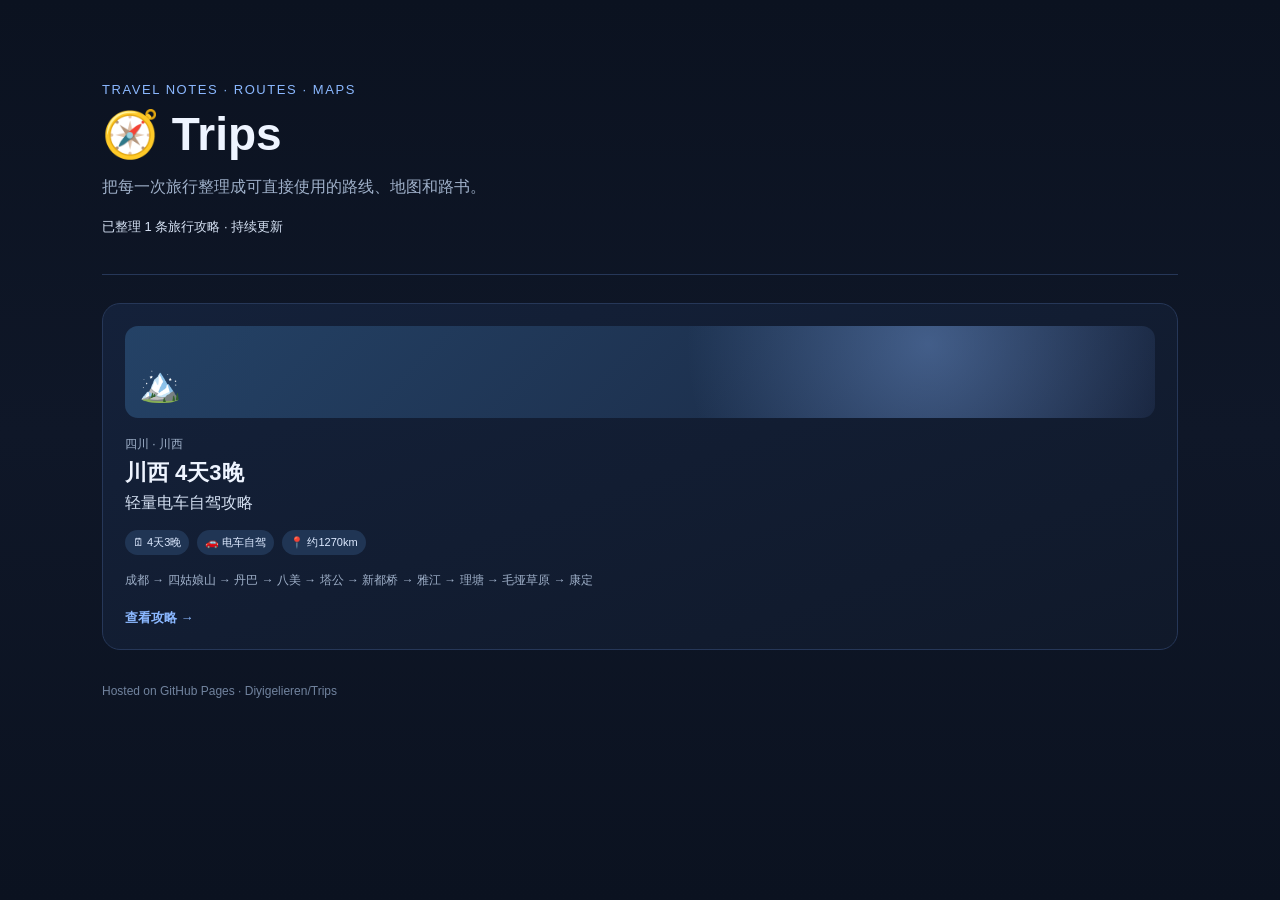
<file: index.html>
<!doctype html>
<html lang="zh-CN">
<head>
<meta charset="utf-8">
<meta name="viewport" content="width=device-width,initial-scale=1">
<title>Trips｜旅行攻略</title>
<style>
:root{--bg:#0b1220;--panel:#121d30;--line:#263758;--txt:#eef4ff;--muted:#9fb0c9;--accent:#8bb8ff}
*{box-sizing:border-box}body{margin:0;font-family:-apple-system,BlinkMacSystemFont,"Segoe UI","PingFang SC","Microsoft YaHei",sans-serif;background:linear-gradient(180deg,#0b1220,#0f1728 48%,#0b1220);color:var(--txt);min-height:100vh}
.wrap{max-width:1120px;margin:auto;padding:56px 22px 72px}.hero{padding:26px 0 38px;border-bottom:1px solid var(--line);margin-bottom:28px}.eyebrow{color:var(--accent);font-size:13px;letter-spacing:.12em;text-transform:uppercase}.hero h1{font-size:46px;margin:10px 0 12px}.hero p{margin:0;color:var(--muted);font-size:16px;line-height:1.7}.summary{margin-top:18px;color:#d6e2f4;font-size:13px}.grid{display:grid;grid-template-columns:repeat(auto-fit,minmax(280px,1fr));gap:18px}.card{display:block;text-decoration:none;color:inherit;background:linear-gradient(160deg,#14213a,#10192a);border:1px solid var(--line);border-radius:18px;padding:22px;transition:.2s transform,.2s border-color,.2s box-shadow;min-height:250px}.card:hover{transform:translateY(-3px);border-color:#5276a9;box-shadow:0 16px 40px rgba(0,0,0,.25)}.cover{height:92px;border-radius:13px;background:radial-gradient(circle at 78% 20%,rgba(139,184,255,.35),transparent 30%),linear-gradient(135deg,#244266,#192640);display:flex;align-items:end;padding:14px;margin-bottom:18px;font-size:34px}.region{font-size:12px;color:#9fb0c9}.card h2{font-size:22px;margin:5px 0}.subtitle{color:#d4e0f2;margin:0 0 16px}.meta{display:flex;gap:8px;flex-wrap:wrap;margin-bottom:16px}.pill{font-size:11px;padding:5px 8px;border-radius:999px;background:#203554;color:#dce9ff}.route{font-size:12px;color:var(--muted);line-height:1.65}.go{margin-top:18px;font-size:13px;color:var(--accent);font-weight:600}.empty{padding:30px;border:1px dashed var(--line);border-radius:16px;color:var(--muted)}footer{margin-top:34px;color:#71839e;font-size:12px}@media(max-width:640px){.wrap{padding:34px 16px 52px}.hero h1{font-size:36px}.hero{padding-top:10px}.card{min-height:auto}}
</style>
</head>
<body>
<div class="wrap">
  <section class="hero">
    <div class="eyebrow">Travel Notes · Routes · Maps</div>
    <h1>🧭 Trips</h1>
    <p>把每一次旅行整理成可直接使用的路线、地图和路书。</p>
    <div class="summary" id="summary">正在加载旅行攻略…</div>
  </section>
  <main class="grid" id="tripGrid"></main>
  <footer>Hosted on GitHub Pages · Diyigelieren/Trips</footer>
</div>
<script>
const grid=document.getElementById('tripGrid');
const summary=document.getElementById('summary');
fetch('./trips.json').then(r=>r.json()).then(trips=>{
  summary.textContent=`已整理 ${trips.length} 条旅行攻略 · 持续更新`;
  if(!trips.length){grid.innerHTML='<div class="empty">还没有旅行攻略。</div>';return;}
  grid.innerHTML=trips.map(t=>`<a class="card" href="${t.url}">
    <div class="cover">🏔️</div>
    <div class="region">${t.region}</div>
    <h2>${t.title}</h2>
    <p class="subtitle">${t.subtitle}</p>
    <div class="meta"><span class="pill">🗓 ${t.days}</span><span class="pill">🚗 ${t.type}</span><span class="pill">📍 ${t.distance}</span></div>
    <div class="route">${t.route.join(' → ')}</div>
    <div class="go">查看攻略 →</div>
  </a>`).join('');
}).catch(()=>{summary.textContent='旅行攻略';grid.innerHTML='<div class="empty">攻略目录加载失败，请稍后刷新。</div>';});
</script>
</body>
</html>
</file>
